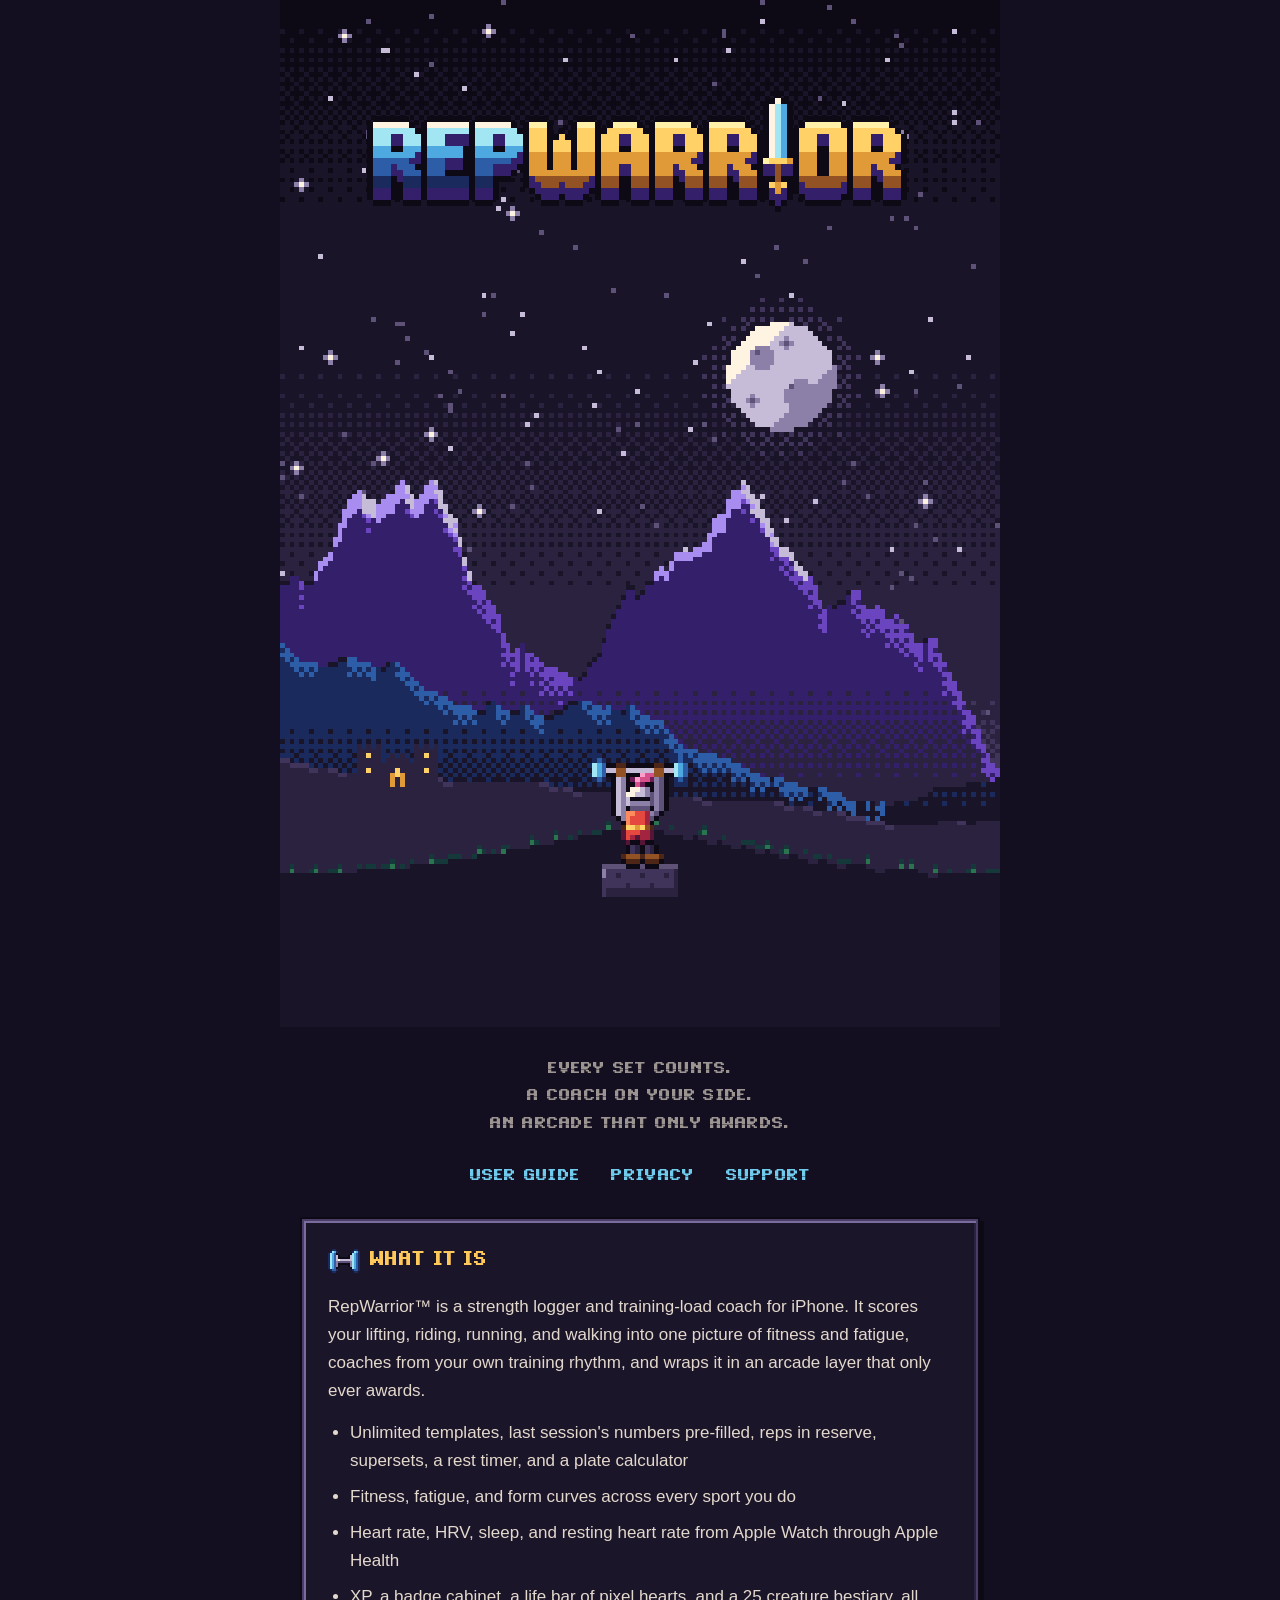
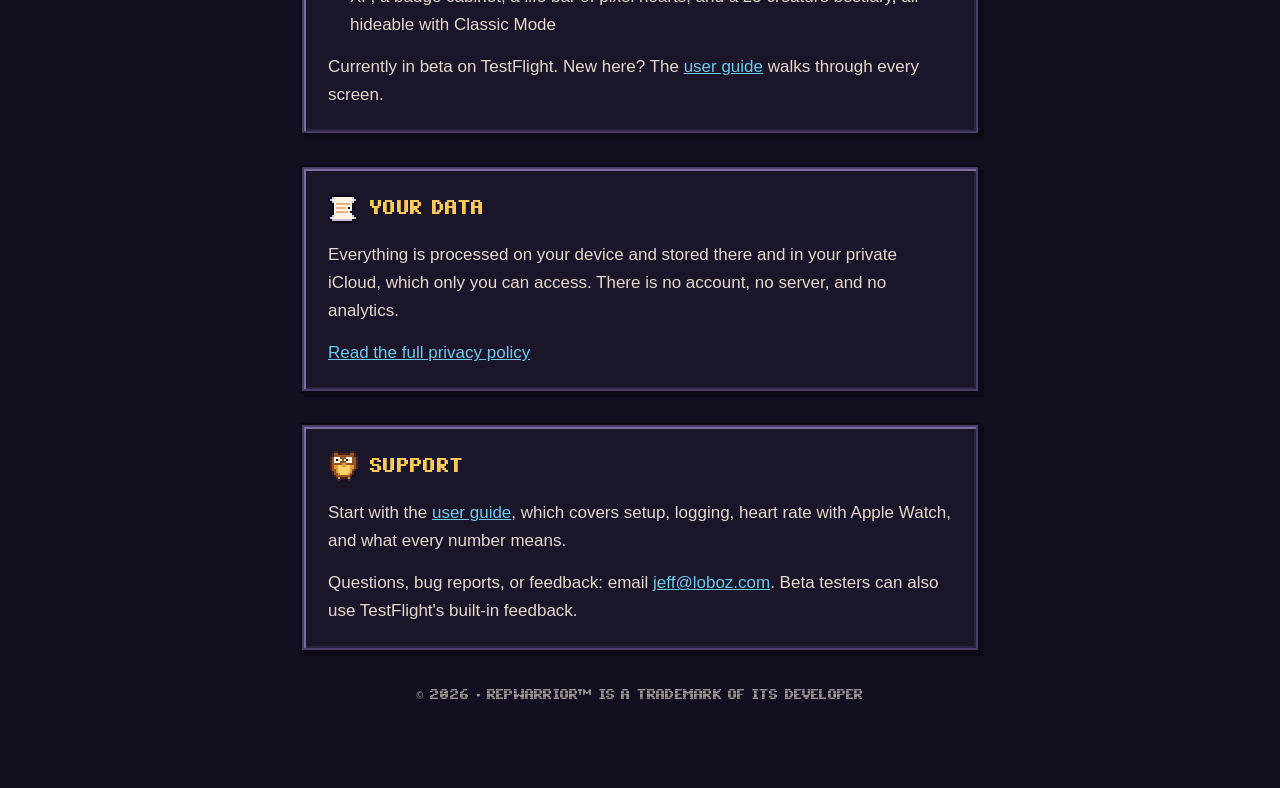
<file: index.html>
<!DOCTYPE html>
<html lang="en">
<head>
  <meta charset="utf-8">
  <meta name="viewport" content="width=device-width, initial-scale=1">
  <title>RepWarrior: strength log and training-load coach</title>
  <meta name="description" content="RepWarrior™ is a strength logger and training-load coach for iPhone, drawn in hand-made pixel art. Processed on your device.">
  <meta name="color-scheme" content="dark">
  <link rel="icon" href="assets/favicon-32.png">
  <link rel="apple-touch-icon" href="assets/icon-180.png">
  <style>body{background:#130f20;color:rgba(255,244,226,.88);font-family:-apple-system,BlinkMacSystemFont,sans-serif}</style>
  <link rel="stylesheet" href="style.css">
</head>
<body>
  <main>
    <div class="hero">
      <img class="scene px" src="assets/hero.png" width="150" height="214" alt="A pixel-art knight pressing a barbell overhead on a stone plinth under the moon, mountains behind.">
      <img class="logo px" src="assets/logo.png" width="91" height="20" alt="RepWarrior">
    </div>
    <p class="tagline pixel">EVERY SET COUNTS.<br>A COACH ON YOUR SIDE.<br>AN ARCADE THAT ONLY AWARDS.</p>
    <p class="nav pixel"><a href="guide/">USER GUIDE</a> <a href="privacy/">PRIVACY</a> <a href="#support">SUPPORT</a></p>

    <section class="panel">
      <h2 class="panel-title pixel"><img class="px" src="assets/s-dumbbell.png" alt="">WHAT IT IS</h2>
      <p>RepWarrior™ is a strength logger and training-load coach for iPhone. It scores your lifting, riding, running, and walking into one picture of fitness and fatigue, coaches from your own training rhythm, and wraps it in an arcade layer that only ever awards.</p>
      <ul>
        <li>Unlimited templates, last session's numbers pre-filled, reps in reserve, supersets, a rest timer, and a plate calculator</li>
        <li>Fitness, fatigue, and form curves across every sport you do</li>
        <li>Heart rate, HRV, sleep, and resting heart rate from Apple Watch through Apple Health</li>
        <li>XP, a badge cabinet, a life bar of pixel hearts, and a 25 creature bestiary, all hideable with Classic Mode</li>
      </ul>
      <p>Currently in beta on TestFlight. New here? The <a href="guide/">user guide</a> walks through every screen.</p>
    </section>

    <section class="panel">
      <h2 class="panel-title pixel"><img class="px" src="assets/s-scroll.png" alt="">YOUR DATA</h2>
      <p>Everything is processed on your device and stored there and in your private iCloud, which only you can access. There is no account, no server, and no analytics.</p>
      <p><a href="privacy/">Read the full privacy policy</a></p>
    </section>

    <section class="panel" id="support">
      <h2 class="panel-title pixel"><img class="px" src="assets/s-owl.png" alt="">SUPPORT</h2>
      <p>Start with the <a href="guide/">user guide</a>, which covers setup, logging, heart rate with Apple Watch, and what every number means.</p>
      <p>Questions, bug reports, or feedback: email <a href="mailto:jeff@loboz.com">jeff@loboz.com</a>. Beta testers can also use TestFlight's built-in feedback.</p>
    </section>

    <p class="footer pixel">&copy; 2026 &middot; REPWARRIOR&trade; IS A TRADEMARK OF ITS DEVELOPER</p>
  </main>
</body>
</html>
</file>
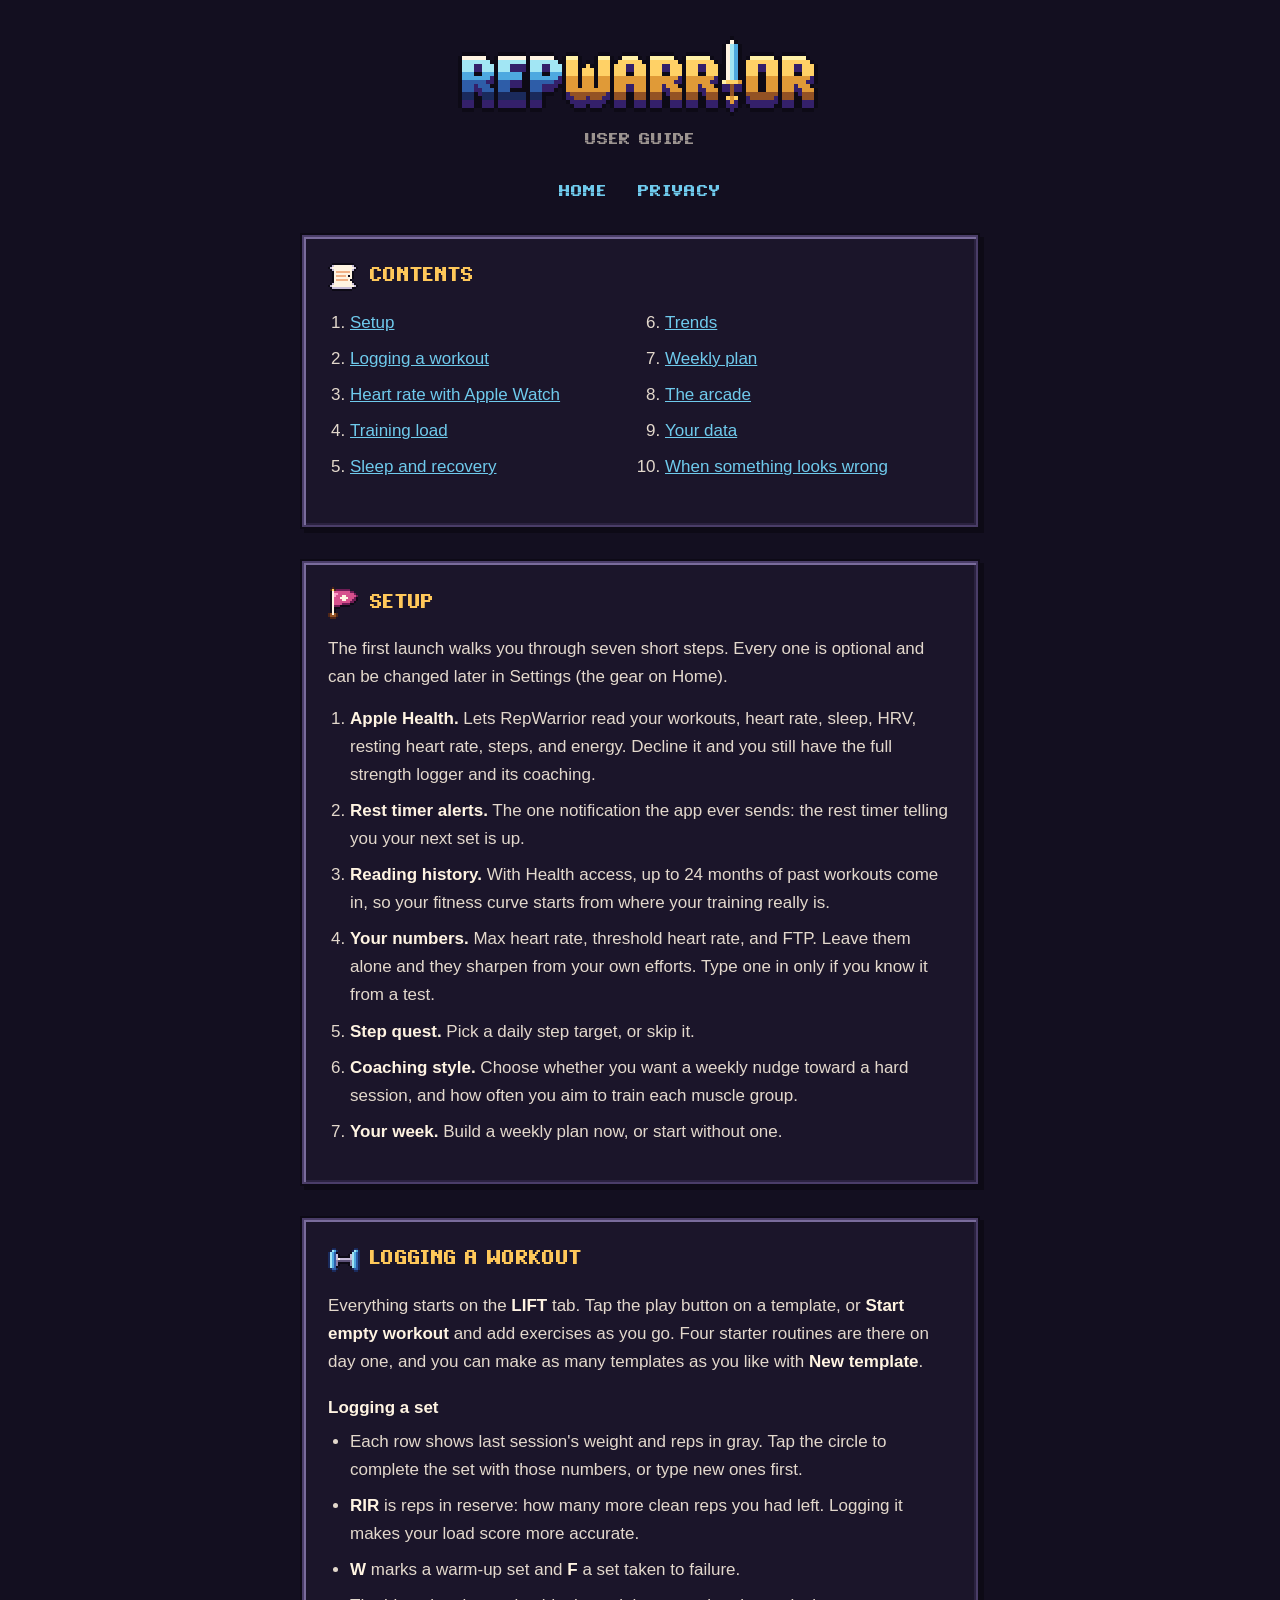
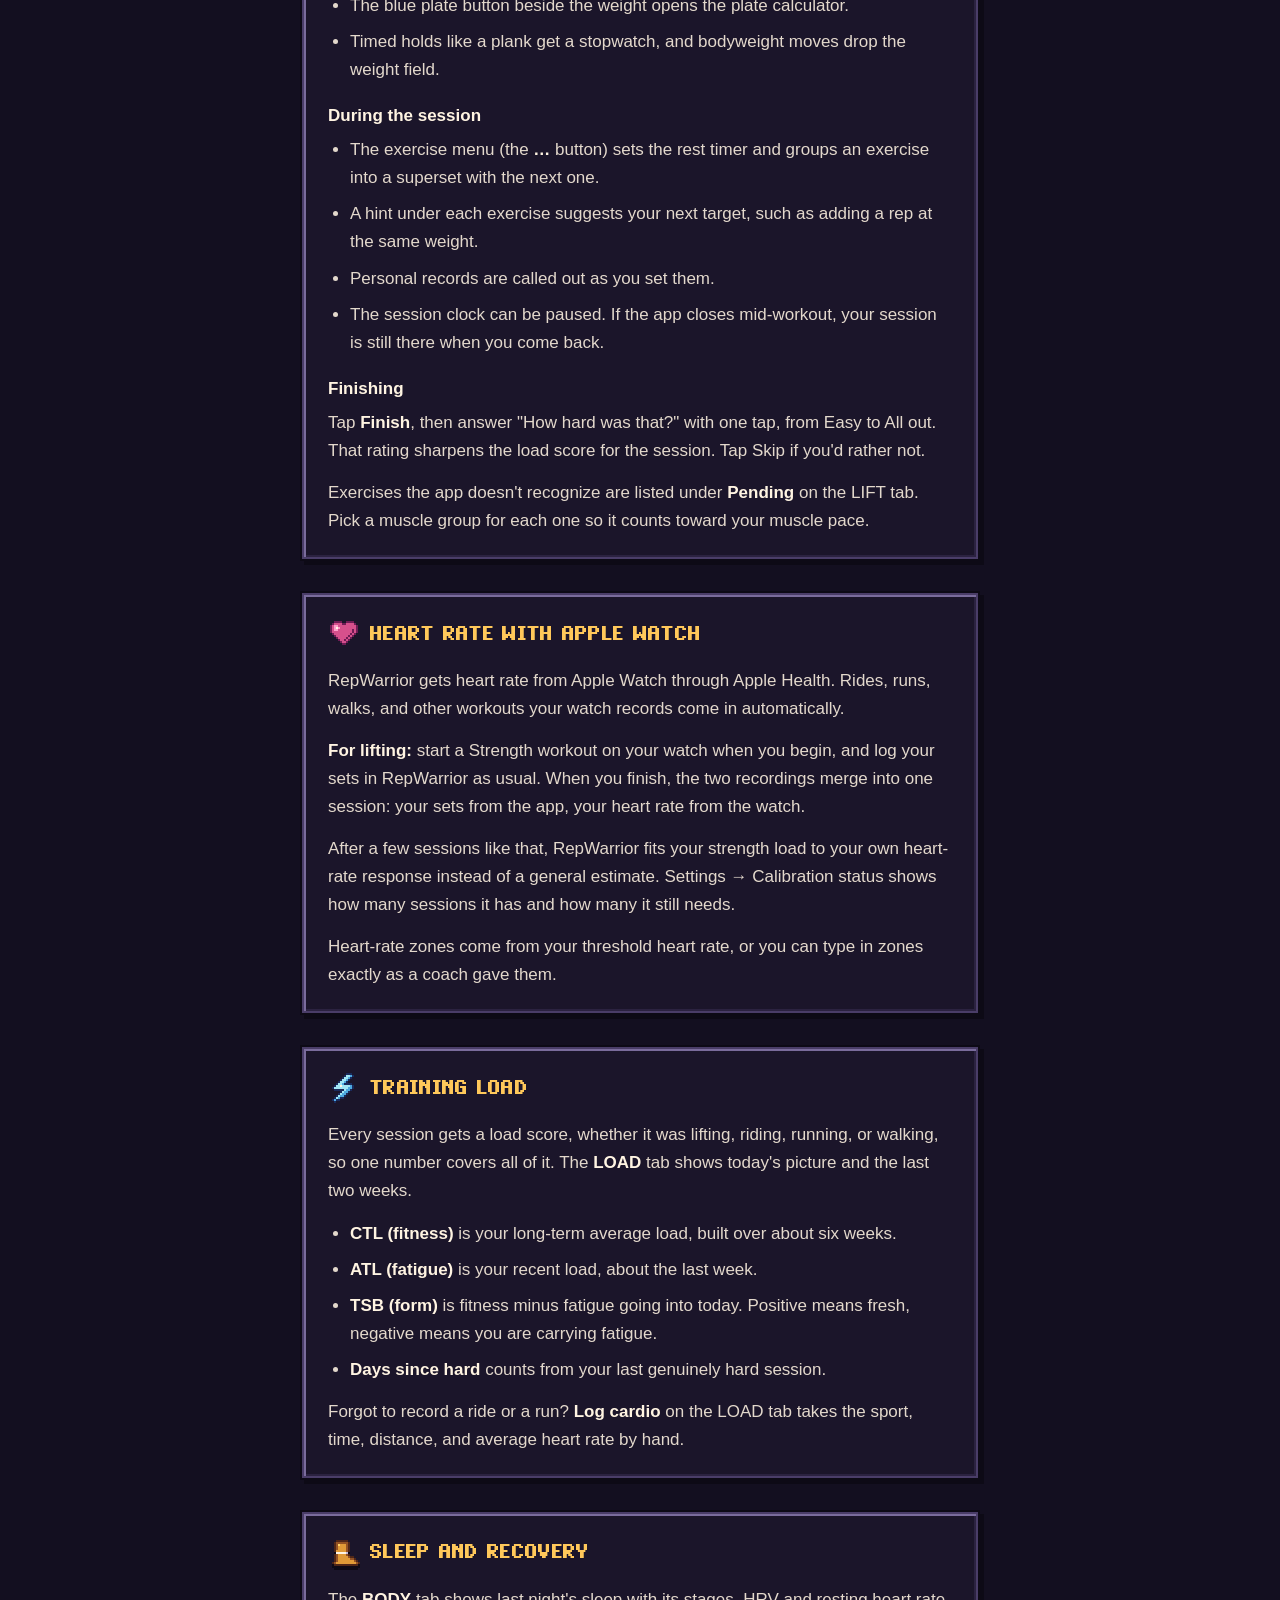
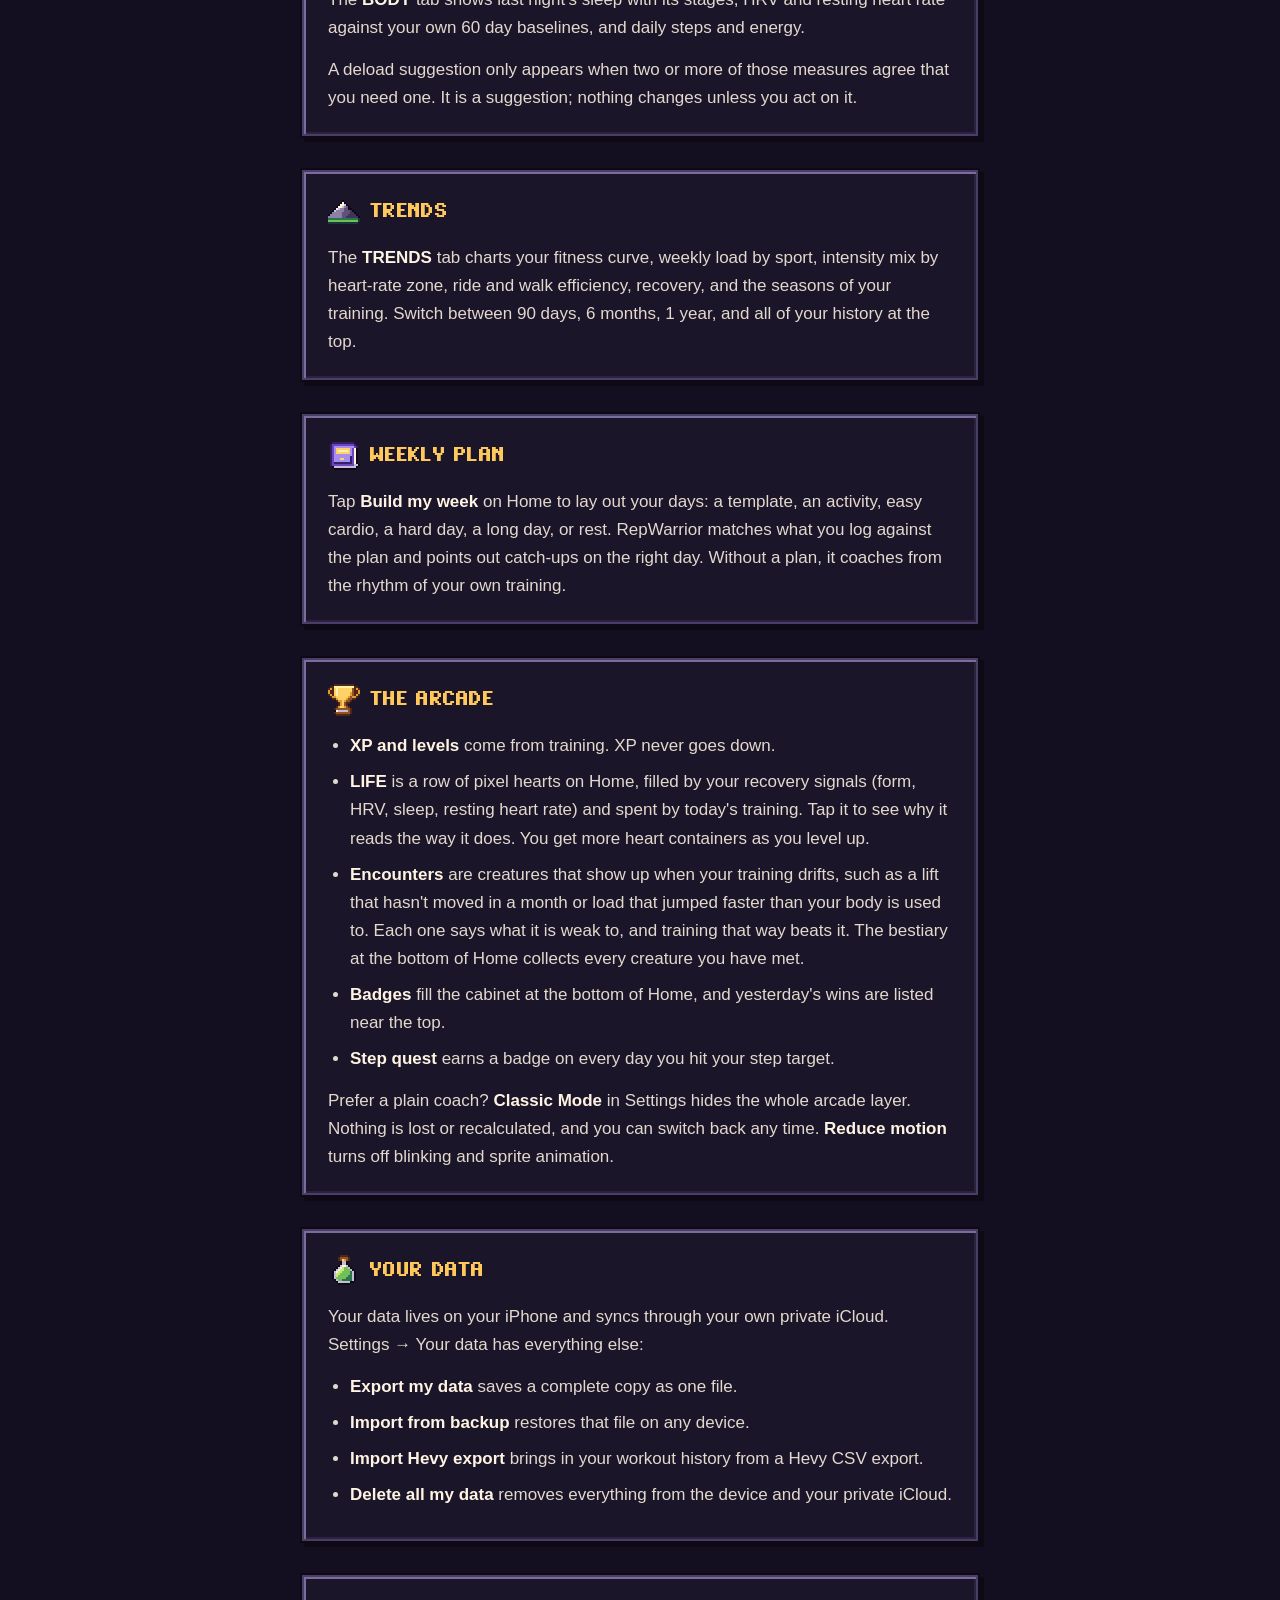
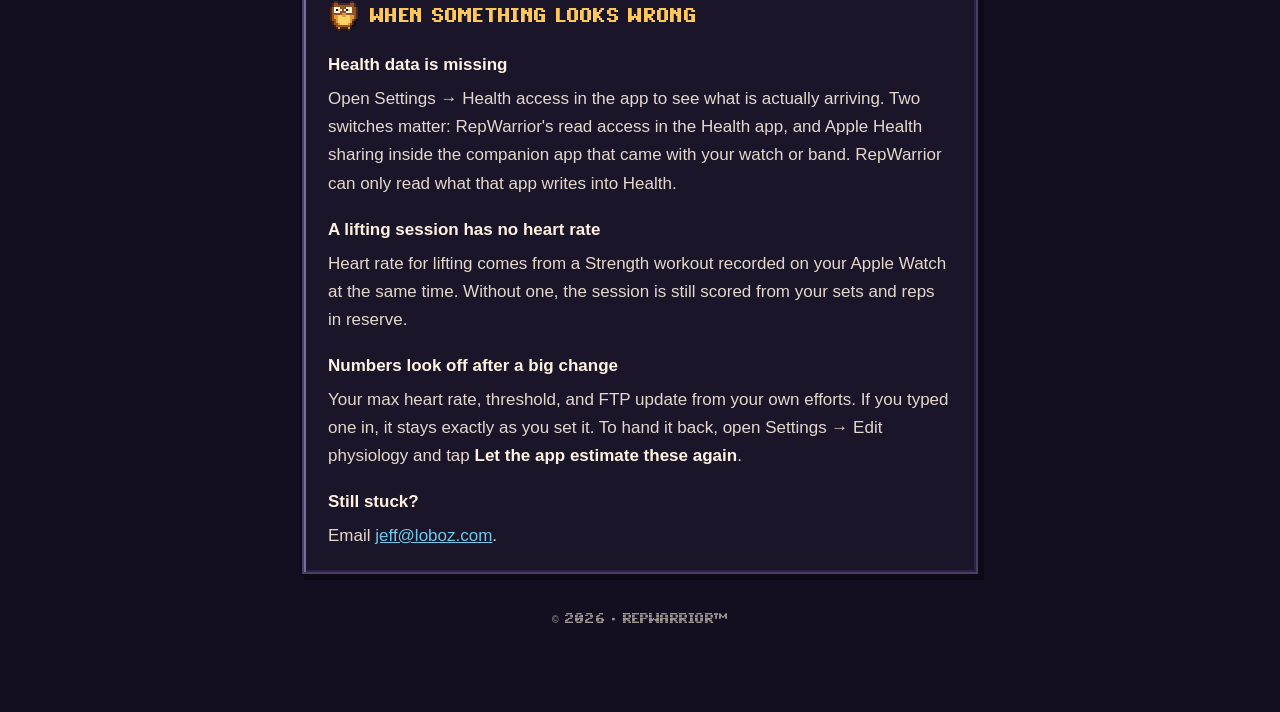
<file: guide/index.html>
<!DOCTYPE html>
<html lang="en">
<head>
  <meta charset="utf-8">
  <meta name="viewport" content="width=device-width, initial-scale=1">
  <title>RepWarrior: User Guide</title>
  <meta name="description" content="How to use RepWarrior: setup, logging workouts, heart rate with Apple Watch, training load, recovery, the arcade layer, and your data.">
  <meta name="color-scheme" content="dark">
  <link rel="icon" href="../assets/favicon-32.png">
  <style>body{background:#130f20;color:rgba(255,244,226,.88);font-family:-apple-system,BlinkMacSystemFont,sans-serif}</style>
  <link rel="stylesheet" href="../style.css">
</head>
<body>
  <main>
    <a href="../"><img class="wordmark px" src="../assets/logo.png" width="91" height="20" alt="RepWarrior"></a>
    <p class="tagline pixel">USER GUIDE</p>
    <p class="nav pixel"><a href="../">HOME</a> <a href="../privacy/">PRIVACY</a></p>

    <section class="panel">
      <h2 class="panel-title pixel"><img class="px" src="../assets/s-scroll.png" alt="">CONTENTS</h2>
      <ol class="toc">
        <li><a href="#setup">Setup</a></li>
        <li><a href="#lift">Logging a workout</a></li>
        <li><a href="#watch">Heart rate with Apple Watch</a></li>
        <li><a href="#load">Training load</a></li>
        <li><a href="#body">Sleep and recovery</a></li>
        <li><a href="#trends">Trends</a></li>
        <li><a href="#plan">Weekly plan</a></li>
        <li><a href="#arcade">The arcade</a></li>
        <li><a href="#data">Your data</a></li>
        <li><a href="#help">When something looks wrong</a></li>
      </ol>
    </section>

    <section class="panel" id="setup">
      <h2 class="panel-title pixel"><img class="px" src="../assets/s-flag.png" alt="">SETUP</h2>
      <p>The first launch walks you through seven short steps. Every one is optional and can be changed later in Settings (the gear on Home).</p>
      <ol>
        <li><strong>Apple Health.</strong> Lets RepWarrior read your workouts, heart rate, sleep, HRV, resting heart rate, steps, and energy. Decline it and you still have the full strength logger and its coaching.</li>
        <li><strong>Rest timer alerts.</strong> The one notification the app ever sends: the rest timer telling you your next set is up.</li>
        <li><strong>Reading history.</strong> With Health access, up to 24 months of past workouts come in, so your fitness curve starts from where your training really is.</li>
        <li><strong>Your numbers.</strong> Max heart rate, threshold heart rate, and FTP. Leave them alone and they sharpen from your own efforts. Type one in only if you know it from a test.</li>
        <li><strong>Step quest.</strong> Pick a daily step target, or skip it.</li>
        <li><strong>Coaching style.</strong> Choose whether you want a weekly nudge toward a hard session, and how often you aim to train each muscle group.</li>
        <li><strong>Your week.</strong> Build a weekly plan now, or start without one.</li>
      </ol>
    </section>

    <section class="panel" id="lift">
      <h2 class="panel-title pixel"><img class="px" src="../assets/s-dumbbell.png" alt="">LOGGING A WORKOUT</h2>
      <p>Everything starts on the <strong>LIFT</strong> tab. Tap the play button on a template, or <strong>Start empty workout</strong> and add exercises as you go. Four starter routines are there on day one, and you can make as many templates as you like with <strong>New template</strong>.</p>
      <h3>Logging a set</h3>
      <ul>
        <li>Each row shows last session's weight and reps in gray. Tap the circle to complete the set with those numbers, or type new ones first.</li>
        <li><strong>RIR</strong> is reps in reserve: how many more clean reps you had left. Logging it makes your load score more accurate.</li>
        <li><strong>W</strong> marks a warm-up set and <strong>F</strong> a set taken to failure.</li>
        <li>The blue plate button beside the weight opens the plate calculator.</li>
        <li>Timed holds like a plank get a stopwatch, and bodyweight moves drop the weight field.</li>
      </ul>
      <h3>During the session</h3>
      <ul>
        <li>The exercise menu (the <strong>&hellip;</strong> button) sets the rest timer and groups an exercise into a superset with the next one.</li>
        <li>A hint under each exercise suggests your next target, such as adding a rep at the same weight.</li>
        <li>Personal records are called out as you set them.</li>
        <li>The session clock can be paused. If the app closes mid-workout, your session is still there when you come back.</li>
      </ul>
      <h3>Finishing</h3>
      <p>Tap <strong>Finish</strong>, then answer "How hard was that?" with one tap, from Easy to All out. That rating sharpens the load score for the session. Tap Skip if you'd rather not.</p>
      <p>Exercises the app doesn't recognize are listed under <strong>Pending</strong> on the LIFT tab. Pick a muscle group for each one so it counts toward your muscle pace.</p>
    </section>

    <section class="panel" id="watch">
      <h2 class="panel-title pixel"><img class="px" src="../assets/s-heart.png" alt="">HEART RATE WITH APPLE WATCH</h2>
      <p>RepWarrior gets heart rate from Apple Watch through Apple Health. Rides, runs, walks, and other workouts your watch records come in automatically.</p>
      <p><strong>For lifting:</strong> start a Strength workout on your watch when you begin, and log your sets in RepWarrior as usual. When you finish, the two recordings merge into one session: your sets from the app, your heart rate from the watch.</p>
      <p>After a few sessions like that, RepWarrior fits your strength load to your own heart-rate response instead of a general estimate. Settings &rarr; Calibration status shows how many sessions it has and how many it still needs.</p>
      <p>Heart-rate zones come from your threshold heart rate, or you can type in zones exactly as a coach gave them.</p>
    </section>

    <section class="panel" id="load">
      <h2 class="panel-title pixel"><img class="px" src="../assets/s-lightning.png" alt="">TRAINING LOAD</h2>
      <p>Every session gets a load score, whether it was lifting, riding, running, or walking, so one number covers all of it. The <strong>LOAD</strong> tab shows today's picture and the last two weeks.</p>
      <ul>
        <li><strong>CTL (fitness)</strong> is your long-term average load, built over about six weeks.</li>
        <li><strong>ATL (fatigue)</strong> is your recent load, about the last week.</li>
        <li><strong>TSB (form)</strong> is fitness minus fatigue going into today. Positive means fresh, negative means you are carrying fatigue.</li>
        <li><strong>Days since hard</strong> counts from your last genuinely hard session.</li>
      </ul>
      <p>Forgot to record a ride or a run? <strong>Log cardio</strong> on the LOAD tab takes the sport, time, distance, and average heart rate by hand.</p>
    </section>

    <section class="panel" id="body">
      <h2 class="panel-title pixel"><img class="px" src="../assets/s-boot.png" alt="">SLEEP AND RECOVERY</h2>
      <p>The <strong>BODY</strong> tab shows last night's sleep with its stages, HRV and resting heart rate against your own 60 day baselines, and daily steps and energy.</p>
      <p>A deload suggestion only appears when two or more of those measures agree that you need one. It is a suggestion; nothing changes unless you act on it.</p>
    </section>

    <section class="panel" id="trends">
      <h2 class="panel-title pixel"><img class="px" src="../assets/s-mountain.png" alt="">TRENDS</h2>
      <p>The <strong>TRENDS</strong> tab charts your fitness curve, weekly load by sport, intensity mix by heart-rate zone, ride and walk efficiency, recovery, and the seasons of your training. Switch between 90 days, 6 months, 1 year, and all of your history at the top.</p>
    </section>

    <section class="panel" id="plan">
      <h2 class="panel-title pixel"><img class="px" src="../assets/s-book.png" alt="">WEEKLY PLAN</h2>
      <p>Tap <strong>Build my week</strong> on Home to lay out your days: a template, an activity, easy cardio, a hard day, a long day, or rest. RepWarrior matches what you log against the plan and points out catch-ups on the right day. Without a plan, it coaches from the rhythm of your own training.</p>
    </section>

    <section class="panel" id="arcade">
      <h2 class="panel-title pixel"><img class="px" src="../assets/s-trophy.png" alt="">THE ARCADE</h2>
      <ul>
        <li><strong>XP and levels</strong> come from training. XP never goes down.</li>
        <li><strong>LIFE</strong> is a row of pixel hearts on Home, filled by your recovery signals (form, HRV, sleep, resting heart rate) and spent by today's training. Tap it to see why it reads the way it does. You get more heart containers as you level up.</li>
        <li><strong>Encounters</strong> are creatures that show up when your training drifts, such as a lift that hasn't moved in a month or load that jumped faster than your body is used to. Each one says what it is weak to, and training that way beats it. The bestiary at the bottom of Home collects every creature you have met.</li>
        <li><strong>Badges</strong> fill the cabinet at the bottom of Home, and yesterday's wins are listed near the top.</li>
        <li><strong>Step quest</strong> earns a badge on every day you hit your step target.</li>
      </ul>
      <p>Prefer a plain coach? <strong>Classic Mode</strong> in Settings hides the whole arcade layer. Nothing is lost or recalculated, and you can switch back any time. <strong>Reduce motion</strong> turns off blinking and sprite animation.</p>
    </section>

    <section class="panel" id="data">
      <h2 class="panel-title pixel"><img class="px" src="../assets/s-potion.png" alt="">YOUR DATA</h2>
      <p>Your data lives on your iPhone and syncs through your own private iCloud. Settings &rarr; Your data has everything else:</p>
      <ul>
        <li><strong>Export my data</strong> saves a complete copy as one file.</li>
        <li><strong>Import from backup</strong> restores that file on any device.</li>
        <li><strong>Import Hevy export</strong> brings in your workout history from a Hevy CSV export.</li>
        <li><strong>Delete all my data</strong> removes everything from the device and your private iCloud.</li>
      </ul>
    </section>

    <section class="panel" id="help">
      <h2 class="panel-title pixel"><img class="px" src="../assets/s-owl.png" alt="">WHEN SOMETHING LOOKS WRONG</h2>
      <h3>Health data is missing</h3>
      <p>Open Settings &rarr; Health access in the app to see what is actually arriving. Two switches matter: RepWarrior's read access in the Health app, and Apple Health sharing inside the companion app that came with your watch or band. RepWarrior can only read what that app writes into Health.</p>
      <h3>A lifting session has no heart rate</h3>
      <p>Heart rate for lifting comes from a Strength workout recorded on your Apple Watch at the same time. Without one, the session is still scored from your sets and reps in reserve.</p>
      <h3>Numbers look off after a big change</h3>
      <p>Your max heart rate, threshold, and FTP update from your own efforts. If you typed one in, it stays exactly as you set it. To hand it back, open Settings &rarr; Edit physiology and tap <strong>Let the app estimate these again</strong>.</p>
      <h3>Still stuck?</h3>
      <p>Email <a href="mailto:jeff@loboz.com">jeff@loboz.com</a>.</p>
    </section>

    <p class="footer pixel">&copy; 2026 &middot; REPWARRIOR&trade;</p>
  </main>
</body>
</html>
</file>
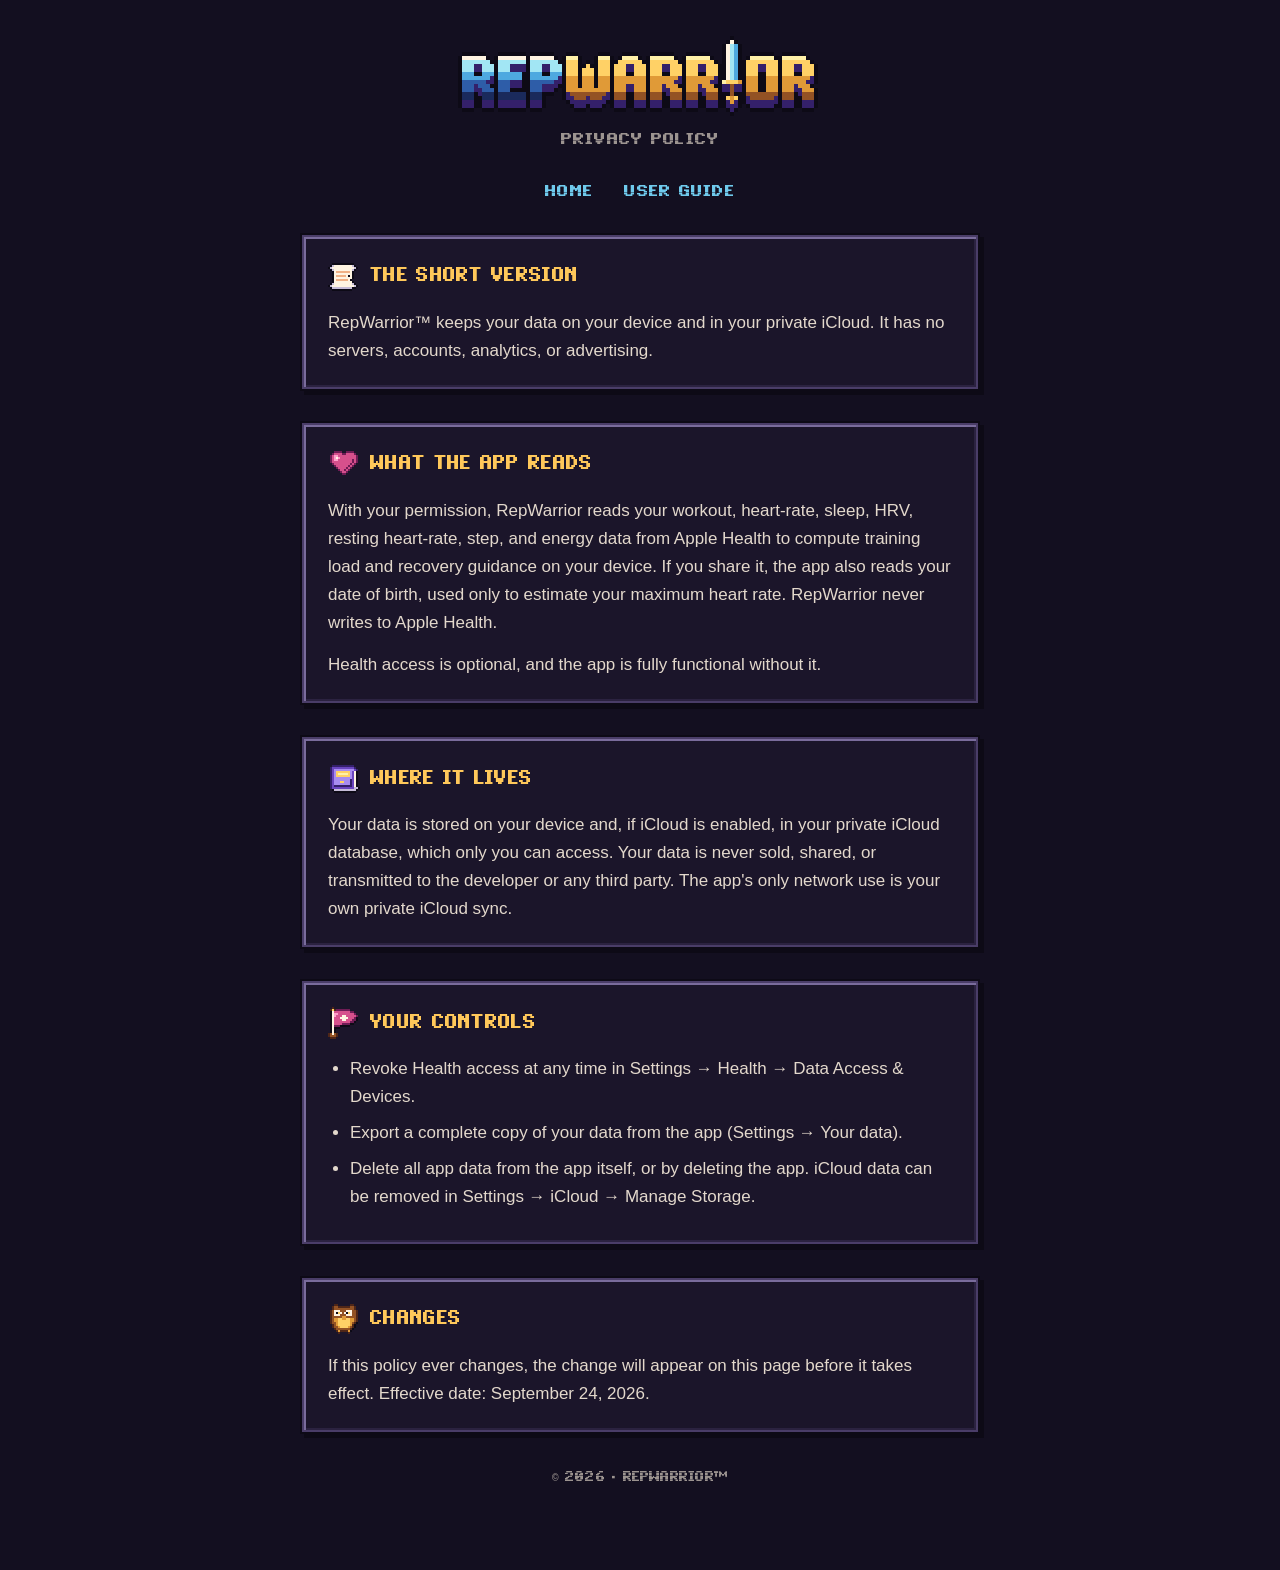
<file: privacy/index.html>
<!DOCTYPE html>
<html lang="en">
<head>
  <meta charset="utf-8">
  <meta name="viewport" content="width=device-width, initial-scale=1">
  <title>RepWarrior: Privacy Policy</title>
  <meta name="description" content="RepWarrior's privacy policy: processed on your device, stored on your device and in your private iCloud, nothing collected by the developer.">
  <meta name="color-scheme" content="dark">
  <link rel="icon" href="../assets/favicon-32.png">
  <style>body{background:#130f20;color:rgba(255,244,226,.88);font-family:-apple-system,BlinkMacSystemFont,sans-serif}</style>
  <link rel="stylesheet" href="../style.css">
</head>
<body>
  <main>
    <a href="../"><img class="wordmark px" src="../assets/logo.png" width="91" height="20" alt="RepWarrior"></a>
    <p class="tagline pixel">PRIVACY POLICY</p>
    <p class="nav pixel"><a href="../">HOME</a> <a href="../guide/">USER GUIDE</a></p>

    <section class="panel">
      <h2 class="panel-title pixel"><img class="px" src="../assets/s-scroll.png" alt="">THE SHORT VERSION</h2>
      <p>RepWarrior™ keeps your data on your device and in your private iCloud. It has no servers, accounts, analytics, or advertising.</p>
    </section>

    <section class="panel">
      <h2 class="panel-title pixel"><img class="px" src="../assets/s-heart.png" alt="">WHAT THE APP READS</h2>
      <p>With your permission, RepWarrior reads your workout, heart-rate, sleep, HRV, resting heart-rate, step, and energy data from Apple Health to compute training load and recovery guidance on your device. If you share it, the app also reads your date of birth, used only to estimate your maximum heart rate. RepWarrior never writes to Apple Health.</p>
      <p>Health access is optional, and the app is fully functional without it.</p>
    </section>

    <section class="panel">
      <h2 class="panel-title pixel"><img class="px" src="../assets/s-book.png" alt="">WHERE IT LIVES</h2>
      <p>Your data is stored on your device and, if iCloud is enabled, in your private iCloud database, which only you can access. Your data is never sold, shared, or transmitted to the developer or any third party. The app's only network use is your own private iCloud sync.</p>
    </section>

    <section class="panel">
      <h2 class="panel-title pixel"><img class="px" src="../assets/s-flag.png" alt="">YOUR CONTROLS</h2>
      <ul>
        <li>Revoke Health access at any time in Settings &rarr; Health &rarr; Data Access &amp; Devices.</li>
        <li>Export a complete copy of your data from the app (Settings &rarr; Your data).</li>
        <li>Delete all app data from the app itself, or by deleting the app. iCloud data can be removed in Settings &rarr; iCloud &rarr; Manage Storage.</li>
      </ul>
    </section>

    <section class="panel">
      <h2 class="panel-title pixel"><img class="px" src="../assets/s-owl.png" alt="">CHANGES</h2>
      <p>If this policy ever changes, the change will appear on this page before it takes effect. Effective date: September 24, 2026.</p>
    </section>

    <p class="footer pixel">&copy; 2026 &middot; REPWARRIOR&trade;</p>
  </main>
</body>
</html>
</file>
<file: style.css>
/* RepWarrior site: the app's own art language ("Iron & Ember", 2026-09-23).
   Pixel type (RepWarrior Pixel, drawn for the app) for chrome only, never
   body text. Pixel art is scaled with image-rendering: pixelated, the
   same law as the app. Palette matches ArcadeTheme. Assets are generated
   by art/site.py in the app repo. */

@font-face {
  font-family: "RepWarrior Pixel";
  src: url("assets/repwarrior-pixel.woff") format("woff");
  font-display: swap;
}

:root {
  --floor: #130f20;
  --panel: #1b152a;
  --ink: #0d0a16;
  --frame: #4a3d68;
  --frame-light: #7a6c9c;
  --frame-dark: #2b2240;
  --sky: #6fcaec;
  --leaf: #a6dd62;
  --gold: #ffc85a;
  --rose: #f07aac;
  --bone: #fff4e2;
  --text: rgba(255, 244, 226, 0.88);
  --dim: rgba(255, 244, 226, 0.58);
}

* { margin: 0; padding: 0; box-sizing: border-box; }

body {
  background: var(--floor);
  color: var(--text);
  font-family: -apple-system, BlinkMacSystemFont, "Segoe UI", Roboto, sans-serif;
  font-size: 17px;
  line-height: 1.65;
}

.pixel { font-family: "RepWarrior Pixel", ui-monospace, monospace; letter-spacing: 0.02em; }
img.px { image-rendering: pixelated; image-rendering: crisp-edges; }

main { max-width: 720px; margin: 0 auto; padding: 0 20px 80px; }

.hero { position: relative; margin: 0 -20px 28px; overflow: hidden; background: #0d0a16; }
.hero img.scene { display: block; width: 100%; height: auto; }
.hero img.logo {
  position: absolute; left: 50%; top: 9%; transform: translateX(-50%);
  width: min(88%, 546px); height: auto;
}

.wordmark { display: block; margin: 36px auto 10px; width: min(80%, 364px); height: auto; }

.tagline {
  text-align: center;
  color: var(--dim);
  font-size: 13px;
  line-height: 2.1;
  margin-bottom: 28px;
}

/* Window panel: ink rim, frame band, lit top-left bevel, shaded
   bottom-right, hard ink drop. */
.panel {
  background: var(--panel);
  border: 2px solid var(--ink);
  box-shadow:
    inset 0 0 0 2px var(--frame),
    inset 4px 4px 0 0 var(--frame-light),
    inset -4px -4px 0 0 var(--frame-dark),
    4px 4px 0 0 var(--ink);
  padding: 26px 26px 24px;
  margin-bottom: 30px;
}

.panel-title {
  display: flex;
  align-items: center;
  gap: 10px;
  color: var(--gold);
  font-size: 15px;
  font-weight: normal;
  margin-bottom: 16px;
}
.panel-title img { width: 32px; height: 32px; }

h3 { font-size: 17px; color: var(--bone); margin: 18px 0 6px; }
p { margin-bottom: 14px; }
p:last-child, ul:last-child { margin-bottom: 0; }
ul, ol { padding-left: 22px; margin-bottom: 14px; }
li { margin-bottom: 8px; }
a { color: var(--sky); }
strong { color: var(--bone); font-weight: 600; }

.nav { text-align: center; margin: 0 0 30px; font-size: 13px; }
.nav a { margin: 0 12px; text-decoration: none; }

.toc { columns: 2; column-gap: 28px; }
.toc li { break-inside: avoid; }

.footer { text-align: center; color: var(--dim); font-size: 11px; line-height: 2.4; }

.leaf { color: var(--leaf); }
.gold { color: var(--gold); }

@media (max-width: 520px) {
  .toc { columns: 1; }
  .panel { padding: 22px 18px 20px; }
}
</file>
